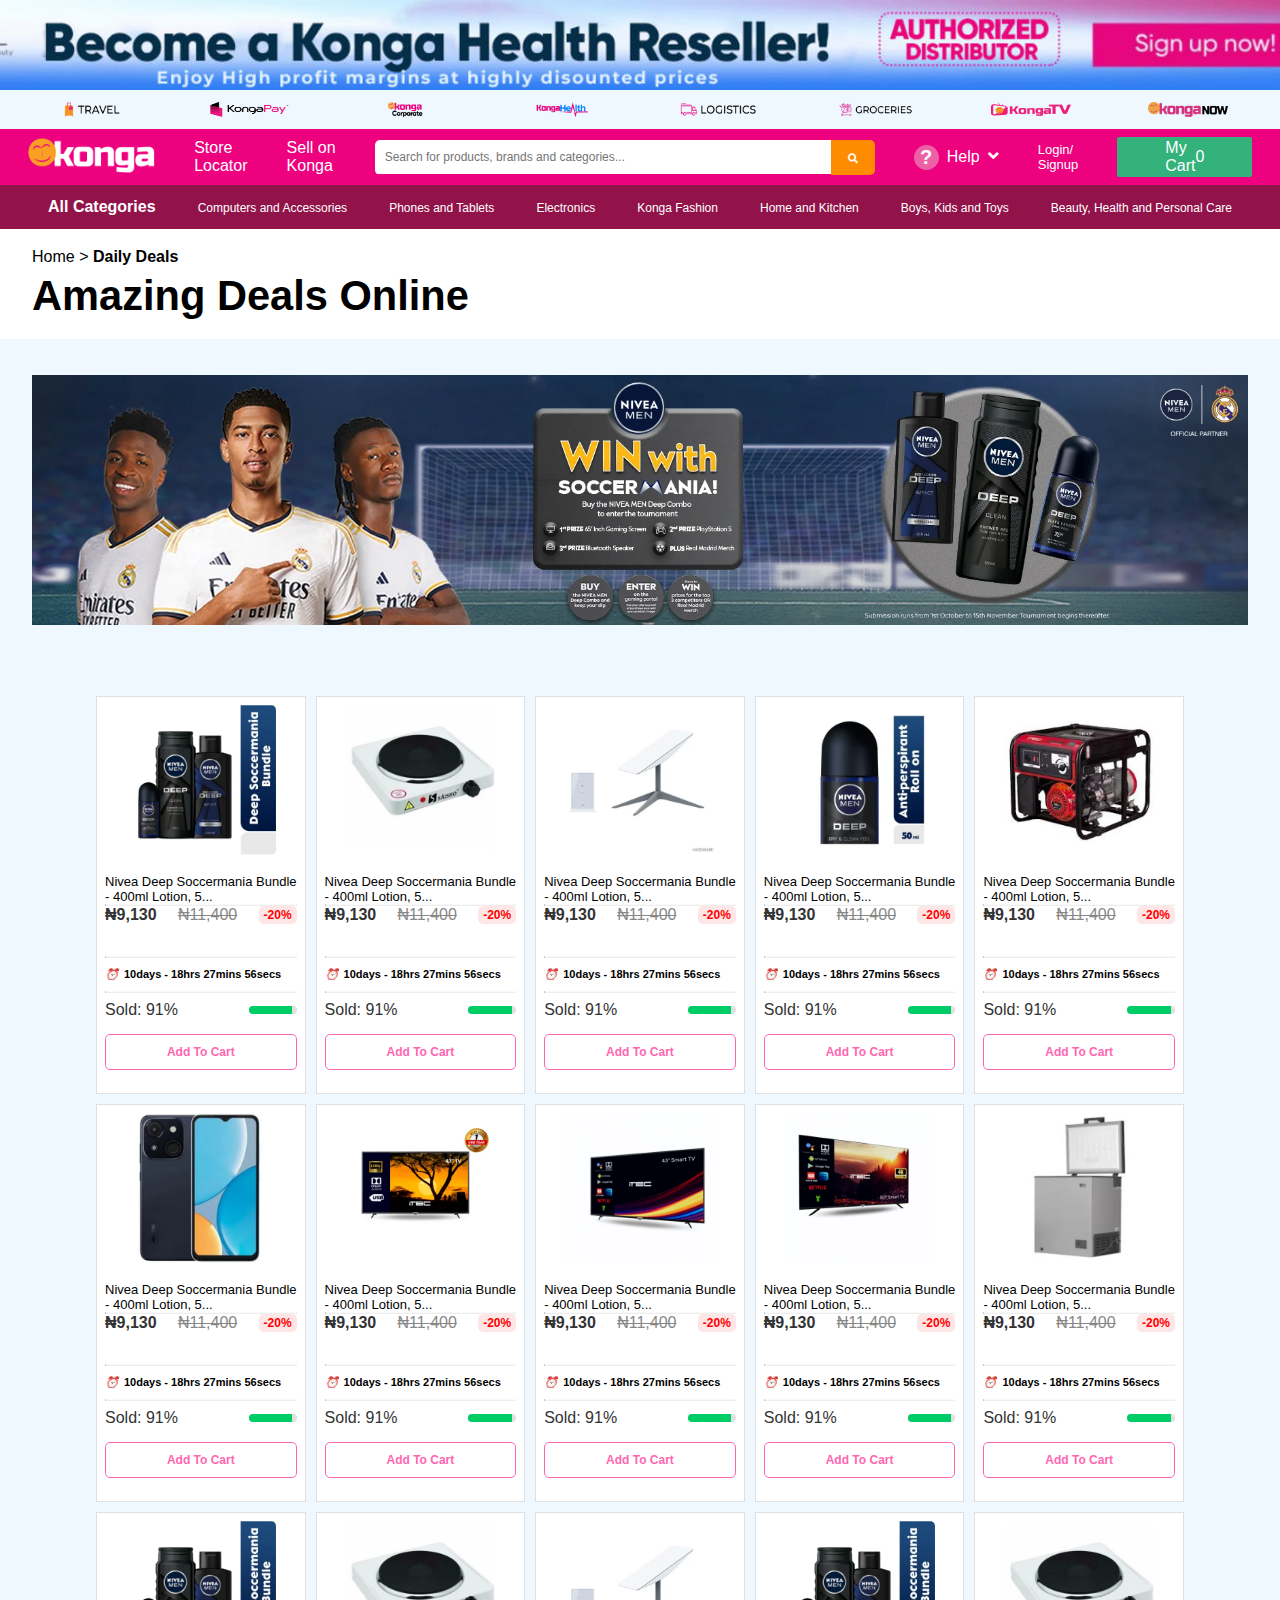
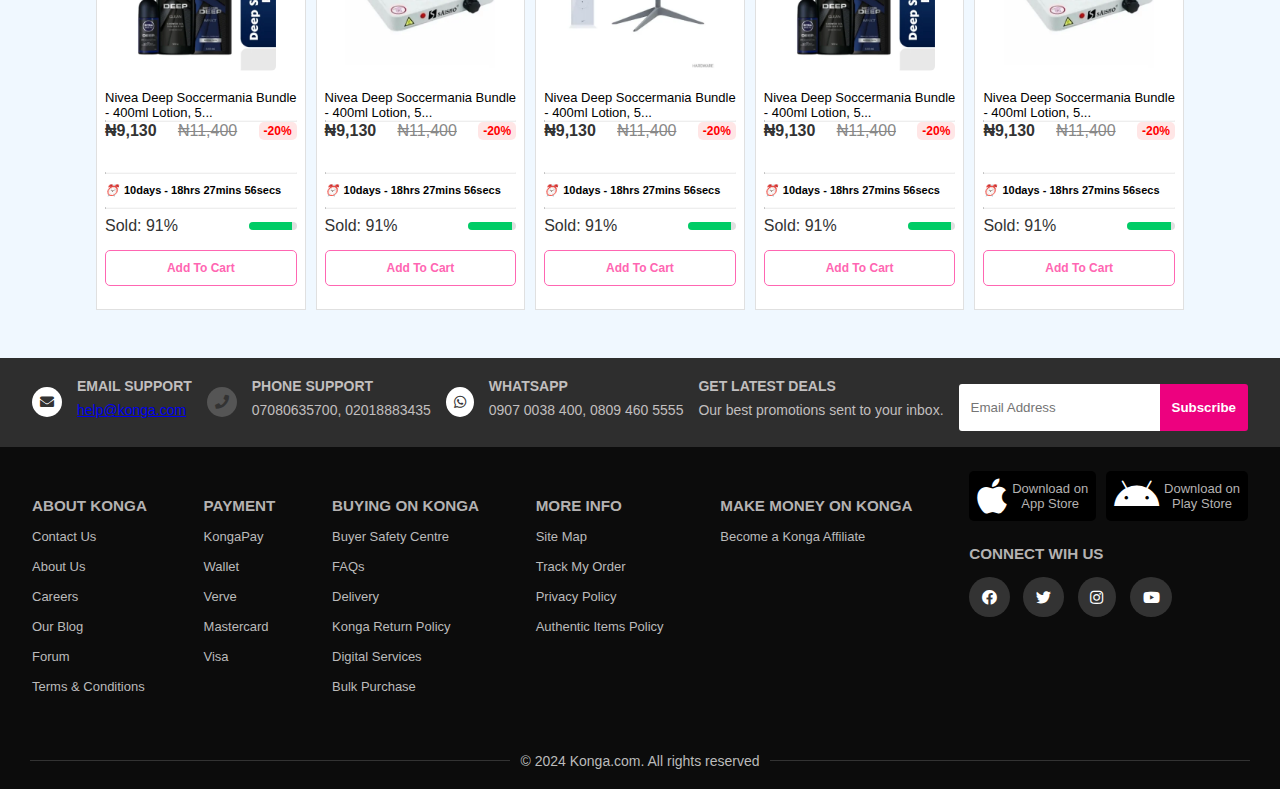
<file: konga clone/index.html>
<!DOCTYPE html>
<html lang="en">
  <head>
    <meta charset="UTF-8" />
    <meta name="viewport" content="width=device-width, initial-scale=1.0" />
    <link
      href="https://cdnjs.cloudflare.com/ajax/libs/font-awesome/5.15.4/css/all.min.css"
      rel="stylesheet"
    />

    <link rel="stylesheet" type="text/css" href="index.css" />
    <title>Konga clone</title>
  </head>
  <body>
    <div class="mobile-nav">
      <div class="first">
        <div>
          <i
            class="fa fa-arrow-left"
            style="font-size: 20px; display: block; margin-right: 1rem"
          ></i>
        </div>
        <div><img src="images/logo-alternate.webp" /></div>
      </div>

      <div class="second">
        <div><i class="fa fa-store" style="margin-right: 1rem"></i></div>
        <div><i class="fas fa-shopping-cart"></i></div>
      </div>
    </div>
    <header>
      <div class="banner-img"></div>
      <div class="logos">
        <img src="images/k_travels2.webp" />
        <img src="images/konga_pay.webp" />
        <img src="images/new_konga_drinks.webp" />
        <img src="images/konga_health.webp" />
        <img src="images/k_express2.webp" />
        <img src="images/new_konga_groceries.webp" />
        <img src="images/kongaTV.webp" />
        <img src="images/KongaNow.webp" />
      </div>
      <div class="pink_nav_bar">
        <div class="konga__logo">
          <img src="images/logo.png" />
        </div>
        <a href="#" class="pink__a"
          >Store<br />
          Locator</a
        >
        <a href="#" class="pink__a"
          >Sell on<br />
          Konga</a
        >
        <div class="search-bar">
          <input
            type="text"
            class="search-input"
            placeholder="Search for products, brands and categories..."
          />
          <button class="search-button">
            <i class="fas fa-search" aria-hidden="true"></i>
          </button>
        </div>
        <!--the question mark in circle start-->
        <div class="next">
          <div class="icon-circle">?</div>
          <div class="help">Help</div>
          <div class="ve"><i class="fa fa-angle-down"></i></div>
        </div>

        <a href="#" class="login_signup"
          >Login/<br />
          Signup</a
        >
        <div class="green_btn">
          <!-- <img src="" /> -->
          <div>My<br />Cart</div>
          <div class="cart__zero">0</div>
        </div>
      </div>
      <div class="last__nav">
        <div><b>All Categories</b></div>
        <div><a href="#">Computers and Accessories</a></div>
        <div><a href="#">Phones and Tablets</a></div>
        <div><a href="#">Electronics</a></div>
        <div><a href="#">Konga Fashion</a></div>
        <div><a href="#">Home and Kitchen</a></div>
        <div><a href="#">Boys, Kids and Toys</a></div>
        <div><a href="#">Beauty, Health and Personal Care</a></div>
      </div>
    </header>

    <div class="section">
      <div class="section_div_1">Home > <b>Daily Deals</b></div>
      <div class="section_h1"><h1>Amazing Deals Online</h1></div>
    </div>

    <div class="center__image"><img src="images/center-image-1.webp" /></div>

    <!--product card begin-->
    <div class="grid_parent">
      <div class="product-card">
        <!-- Product Image and Badge -->
        <div class="product-image">
          <img src="./images/img2.webp" alt="Product Image" />
        </div>

        <!-- Product Details -->
        <div class="product-title">
          Nivea Deep Soccermania Bundle - 400ml Lotion, 5...
        </div>
        <hr />

        <div class="price-section">
          <span class="price">₦9,130</span>
          <span class="original-price">₦11,400</span>
          <span class="discount">-20%</span>
        </div>
        <hr />
        <!-- Timer -->
        <div class="timer">
          <i>&#9200;</i>
          <!-- Unicode clock icon -->
          10days - 18hrs 27mins 56secs
        </div>
        <hr />
        <!-- Sold Progress -->
        <div class="sold_progress_bar">
          <div class="sold_by">Sold: 91%</div>
          <div class="progress">
            <div class="progress-bar"></div>
          </div>
        </div>

        <!-- Add to Cart Button -->
        <div class="add-to-cart">Add To Cart</div>
      </div>
      <div class="product-card">
        <!-- Product Image and Badge -->
        <div class="product-image">
          <img src="./images/hot-plate.webp" alt="Product Image" />
        </div>

        <!-- Product Details -->
        <div class="product-title">
          Nivea Deep Soccermania Bundle - 400ml Lotion, 5...
        </div>
        <hr />

        <div class="price-section">
          <span class="price">₦9,130</span>
          <span class="original-price">₦11,400</span>
          <span class="discount">-20%</span>
        </div>
        <hr />
        <!-- Timer -->
        <div class="timer">
          <i>&#9200;</i>
          <!-- Unicode clock icon -->
          10days - 18hrs 27mins 56secs
        </div>
        <hr />
        <!-- Sold Progress -->
        <div class="sold_progress_bar">
          <div class="sold_by">Sold: 91%</div>
          <div class="progress">
            <div class="progress-bar"></div>
          </div>
        </div>

        <!-- Add to Cart Button -->
        <div class="add-to-cart">Add To Cart</div>
      </div>
      <div class="product-card">
        <!-- Product Image and Badge -->
        <div class="product-image">
          <img src="./images/img1.webp" alt="Product Image" />
        </div>

        <!-- Product Details -->
        <div class="product-title">
          Nivea Deep Soccermania Bundle - 400ml Lotion, 5...
        </div>
        <hr />

        <div class="price-section">
          <span class="price">₦9,130</span>
          <span class="original-price">₦11,400</span>
          <span class="discount">-20%</span>
        </div>
        <hr />
        <!-- Timer -->
        <div class="timer">
          <i>&#9200;</i>
          <!-- Unicode clock icon -->
          10days - 18hrs 27mins 56secs
        </div>
        <hr />
        <!-- Sold Progress -->
        <div class="sold_progress_bar">
          <div class="sold_by">Sold: 91%</div>
          <div class="progress">
            <div class="progress-bar"></div>
          </div>
        </div>

        <!-- Add to Cart Button -->
        <div class="add-to-cart">Add To Cart</div>
      </div>
      <div class="product-card">
        <!-- Product Image and Badge -->
        <div class="product-image">
          <img
            src="./images/img3.webp
          "
            alt="Product Image"
          />
        </div>

        <!-- Product Details -->
        <div class="product-title">
          Nivea Deep Soccermania Bundle - 400ml Lotion, 5...
        </div>
        <hr />

        <div class="price-section">
          <span class="price">₦9,130</span>
          <span class="original-price">₦11,400</span>
          <span class="discount">-20%</span>
        </div>
        <hr />
        <!-- Timer -->
        <div class="timer">
          <i>&#9200;</i>
          <!-- Unicode clock icon -->
          10days - 18hrs 27mins 56secs
        </div>
        <hr />
        <!-- Sold Progress -->
        <div class="sold_progress_bar">
          <div class="sold_by">Sold: 91%</div>
          <div class="progress">
            <div class="progress-bar"></div>
          </div>
        </div>

        <!-- Add to Cart Button -->
        <div class="add-to-cart">Add To Cart</div>
      </div>
      <div class="product-card">
        <!-- Product Image and Badge -->
        <div class="product-image">
          <img src="./images/electric-gen.webp" alt="Product Image" />
        </div>

        <!-- Product Details -->
        <div class="product-title">
          Nivea Deep Soccermania Bundle - 400ml Lotion, 5...
        </div>
        <hr />

        <div class="price-section">
          <span class="price">₦9,130</span>
          <span class="original-price">₦11,400</span>
          <span class="discount">-20%</span>
        </div>
        <hr />
        <!-- Timer -->
        <div class="timer">
          <i>&#9200;</i>
          <!-- Unicode clock icon -->
          10days - 18hrs 27mins 56secs
        </div>
        <hr />
        <!-- Sold Progress -->
        <div class="sold_progress_bar">
          <div class="sold_by">Sold: 91%</div>
          <div class="progress">
            <div class="progress-bar"></div>
          </div>
        </div>

        <!-- Add to Cart Button -->
        <div class="add-to-cart">Add To Cart</div>
      </div>
      <div class="product-card">
        <!-- Product Image and Badge -->
        <div class="product-image">
          <img src="./images/itel.webp" alt="Product Image" />
        </div>

        <!-- Product Details -->
        <div class="product-title">
          Nivea Deep Soccermania Bundle - 400ml Lotion, 5...
        </div>
        <hr />

        <div class="price-section">
          <span class="price">₦9,130</span>
          <span class="original-price">₦11,400</span>
          <span class="discount">-20%</span>
        </div>
        <hr />
        <!-- Timer -->
        <div class="timer">
          <i>&#9200;</i>
          <!-- Unicode clock icon -->
          10days - 18hrs 27mins 56secs
        </div>
        <hr />
        <!-- Sold Progress -->
        <div class="sold_progress_bar">
          <div class="sold_by">Sold: 91%</div>
          <div class="progress">
            <div class="progress-bar"></div>
          </div>
        </div>

        <!-- Add to Cart Button -->
        <div class="add-to-cart">Add To Cart</div>
      </div>
      <div class="product-card">
        <!-- Product Image and Badge -->
        <div class="product-image">
          <img src="./images/led tv.webp" alt="Product Image" />
        </div>

        <!-- Product Details -->
        <div class="product-title">
          Nivea Deep Soccermania Bundle - 400ml Lotion, 5...
        </div>
        <hr />

        <div class="price-section">
          <span class="price">₦9,130</span>
          <span class="original-price">₦11,400</span>
          <span class="discount">-20%</span>
        </div>
        <hr />
        <!-- Timer -->
        <div class="timer">
          <i>&#9200;</i>
          <!-- Unicode clock icon -->
          10days - 18hrs 27mins 56secs
        </div>
        <hr />
        <!-- Sold Progress -->
        <div class="sold_progress_bar">
          <div class="sold_by">Sold: 91%</div>
          <div class="progress">
            <div class="progress-bar"></div>
          </div>
        </div>

        <!-- Add to Cart Button -->
        <div class="add-to-cart">Add To Cart</div>
      </div>
      <div class="product-card">
        <!-- Product Image and Badge -->
        <div class="product-image">
          <img src="./images/led-tv-2.webp" alt="Product Image" />
        </div>

        <!-- Product Details -->
        <div class="product-title">
          Nivea Deep Soccermania Bundle - 400ml Lotion, 5...
        </div>
        <hr />

        <div class="price-section">
          <span class="price">₦9,130</span>
          <span class="original-price">₦11,400</span>
          <span class="discount">-20%</span>
        </div>
        <hr />
        <!-- Timer -->
        <div class="timer">
          <i>&#9200;</i>
          <!-- Unicode clock icon -->
          10days - 18hrs 27mins 56secs
        </div>
        <hr />
        <!-- Sold Progress -->
        <div class="sold_progress_bar">
          <div class="sold_by">Sold: 91%</div>
          <div class="progress">
            <div class="progress-bar"></div>
          </div>
        </div>

        <!-- Add to Cart Button -->
        <div class="add-to-cart">Add To Cart</div>
      </div>
      <div class="product-card">
        <!-- Product Image and Badge -->
        <div class="product-image">
          <img src="./images/led-tv-3.webp" alt="Product Image" />
        </div>

        <!-- Product Details -->
        <div class="product-title">
          Nivea Deep Soccermania Bundle - 400ml Lotion, 5...
        </div>
        <hr />

        <div class="price-section">
          <span class="price">₦9,130</span>
          <span class="original-price">₦11,400</span>
          <span class="discount">-20%</span>
        </div>
        <hr />
        <!-- Timer -->
        <div class="timer">
          <i>&#9200;</i>
          <!-- Unicode clock icon -->
          10days - 18hrs 27mins 56secs
        </div>
        <hr />
        <!-- Sold Progress -->
        <div class="sold_progress_bar">
          <div class="sold_by">Sold: 91%</div>
          <div class="progress">
            <div class="progress-bar"></div>
          </div>
        </div>

        <!-- Add to Cart Button -->
        <div class="add-to-cart">Add To Cart</div>
      </div>
      <div class="product-card">
        <!-- Product Image and Badge -->
        <div class="product-image">
          <img src="./images/nexus-chest.webp" alt="Product Image" />
        </div>

        <!-- Product Details -->
        <div class="product-title">
          Nivea Deep Soccermania Bundle - 400ml Lotion, 5...
        </div>
        <hr />

        <div class="price-section">
          <span class="price">₦9,130</span>
          <span class="original-price">₦11,400</span>
          <span class="discount">-20%</span>
        </div>
        <hr />
        <!-- Timer -->
        <div class="timer">
          <i>&#9200;</i>
          <!-- Unicode clock icon -->
          10days - 18hrs 27mins 56secs
        </div>
        <hr />
        <!-- Sold Progress -->
        <div class="sold_progress_bar">
          <div class="sold_by">Sold: 91%</div>
          <div class="progress">
            <div class="progress-bar"></div>
          </div>
        </div>

        <!-- Add to Cart Button -->
        <div class="add-to-cart">Add To Cart</div>
      </div>

      <div class="product-card">
        <!-- Product Image and Badge -->
        <div class="product-image">
          <img src="./images/img2.webp" alt="Product Image" />
        </div>

        <!-- Product Details -->
        <div class="product-title">
          Nivea Deep Soccermania Bundle - 400ml Lotion, 5...
        </div>
        <hr />

        <div class="price-section">
          <span class="price">₦9,130</span>
          <span class="original-price">₦11,400</span>
          <span class="discount">-20%</span>
        </div>
        <hr />
        <!-- Timer -->
        <div class="timer">
          <i>&#9200;</i>
          <!-- Unicode clock icon -->
          10days - 18hrs 27mins 56secs
        </div>
        <hr />
        <!-- Sold Progress -->
        <div class="sold_progress_bar">
          <div class="sold_by">Sold: 91%</div>
          <div class="progress">
            <div class="progress-bar"></div>
          </div>
        </div>

        <!-- Add to Cart Button -->
        <div class="add-to-cart">Add To Cart</div>
      </div>
      <div class="product-card">
        <!-- Product Image and Badge -->
        <div class="product-image">
          <img src="./images/hot-plate.webp" alt="Product Image" />
        </div>

        <!-- Product Details -->
        <div class="product-title">
          Nivea Deep Soccermania Bundle - 400ml Lotion, 5...
        </div>
        <hr />

        <div class="price-section">
          <span class="price">₦9,130</span>
          <span class="original-price">₦11,400</span>
          <span class="discount">-20%</span>
        </div>
        <hr />
        <!-- Timer -->
        <div class="timer">
          <i>&#9200;</i>
          <!-- Unicode clock icon -->
          10days - 18hrs 27mins 56secs
        </div>
        <hr />
        <!-- Sold Progress -->
        <div class="sold_progress_bar">
          <div class="sold_by">Sold: 91%</div>
          <div class="progress">
            <div class="progress-bar"></div>
          </div>
        </div>

        <!-- Add to Cart Button -->
        <div class="add-to-cart">Add To Cart</div>
      </div>
      <div class="product-card">
        <!-- Product Image and Badge -->
        <div class="product-image">
          <img src="./images/img1.webp" alt="Product Image" />
        </div>

        <!-- Product Details -->
        <div class="product-title">
          Nivea Deep Soccermania Bundle - 400ml Lotion, 5...
        </div>
        <hr />

        <div class="price-section">
          <span class="price">₦9,130</span>
          <span class="original-price">₦11,400</span>
          <span class="discount">-20%</span>
        </div>
        <hr />
        <!-- Timer -->
        <div class="timer">
          <i>&#9200;</i>
          <!-- Unicode clock icon -->
          10days - 18hrs 27mins 56secs
        </div>
        <hr />
        <!-- Sold Progress -->
        <div class="sold_progress_bar">
          <div class="sold_by">Sold: 91%</div>
          <div class="progress">
            <div class="progress-bar"></div>
          </div>
        </div>

        <!-- Add to Cart Button -->
        <div class="add-to-cart">Add To Cart</div>
      </div>
      <div class="product-card">
        <!-- Product Image and Badge -->
        <div class="product-image">
          <img src="./images/img2.webp" alt="Product Image" />
        </div>

        <!-- Product Details -->
        <div class="product-title">
          Nivea Deep Soccermania Bundle - 400ml Lotion, 5...
        </div>
        <hr />

        <div class="price-section">
          <span class="price">₦9,130</span>
          <span class="original-price">₦11,400</span>
          <span class="discount">-20%</span>
        </div>
        <hr />
        <!-- Timer -->
        <div class="timer">
          <i>&#9200;</i>
          <!-- Unicode clock icon -->
          10days - 18hrs 27mins 56secs
        </div>
        <hr />
        <!-- Sold Progress -->
        <div class="sold_progress_bar">
          <div class="sold_by">Sold: 91%</div>
          <div class="progress">
            <div class="progress-bar"></div>
          </div>
        </div>

        <!-- Add to Cart Button -->
        <div class="add-to-cart">Add To Cart</div>
      </div>
      <div class="product-card">
        <!-- Product Image and Badge -->
        <div class="product-image">
          <img src="./images/hot-plate.webp" alt="Product Image" />
        </div>

        <!-- Product Details -->
        <div class="product-title">
          Nivea Deep Soccermania Bundle - 400ml Lotion, 5...
        </div>
        <hr />

        <div class="price-section">
          <span class="price">₦9,130</span>
          <span class="original-price">₦11,400</span>
          <span class="discount">-20%</span>
        </div>
        <hr />
        <!-- Timer -->
        <div class="timer">
          <i>&#9200;</i>
          <!-- Unicode clock icon -->
          10days - 18hrs 27mins 56secs
        </div>
        <hr />
        <!-- Sold Progress -->
        <div class="sold_progress_bar">
          <div class="sold_by">Sold: 91%</div>
          <div class="progress">
            <div class="progress-bar"></div>
          </div>
        </div>

        <!-- Add to Cart Button -->
        <div class="add-to-cart">Add To Cart</div>
      </div>
    </div>
    <footer>
      <div class="top_footer-parent">
        <div class="top_footer">
          <div class="messaging-icon">
            <i class="fa fa-envelope" aria-hidden="true"></i>
          </div>
          <div class="email-support">
            <p><b>EMAIL SUPPORT</b></p>
            <p><a href="mailto:help@konga.com">help@konga.com</a></p>
          </div>
          <div class="phone-icon">
            <i class="fa fa-phone" aria-hidden="true"></i>
          </div>
          <div class="phone-support">
            <p><b>PHONE SUPPORT</b></p>
            <p>07080635700, 02018883435</p>
          </div>
          <div class="whatsapp-icon">
            <i class="fab fa-whatsapp" aria-hidden="true"></i>
          </div>
          <div class="whatsapp">
            <p><b>WHATSAPP</b></p>
            <p>0907 0038 400, 0809 460 5555</p>
          </div>
          <div class="get-latest">
            <p><b>GET LATEST DEALS</b></p>
            <p>Our best promotions sent to your inbox.</p>
          </div>
          <div class="subscribe">
            <form action="#">
              <input type="email" placeholder="Email Address" />
              <button type="submit">Subscribe</button>
            </form>
          </div>
        </div>
      </div>

      <div class="second-footer">
        <div class="flex-parent">
          <div class="footer-column">
            <h3>ABOUT KONGA</h3>
            <ul>
              <li><a href="#">Contact Us</a></li>
              <li><a href="#">About Us</a></li>
              <li><a href="#">Careers</a></li>
              <li><a href="#">Our Blog</a></li>
              <li><a href="#">Forum</a></li>
              <li><a href="#">Terms & Conditions</a></li>
            </ul>
          </div>

          <div class="footer-column">
            <h3>PAYMENT</h3>
            <ul>
              <li><a href="#">KongaPay</a></li>
              <li><a href="#">Wallet</a></li>
              <li><a href="#">Verve</a></li>
              <li><a href="#">Mastercard</a></li>
              <li><a href="#">Visa</a></li>
            </ul>
          </div>
          <div class="footer-column">
            <h3>BUYING ON KONGA</h3>
            <ul>
              <li><a href="#">Buyer Safety Centre</a></li>
              <li><a href="#">FAQs</a></li>
              <li><a href="#">Delivery</a></li>
              <li><a href="#">Konga Return Policy</a></li>
              <li><a href="#">Digital Services</a></li>
              <li><a href="#">Bulk Purchase</a></li>
            </ul>
          </div>
          <div class="footer-column">
            <h3>MORE INFO</h3>
            <ul>
              <li><a href="#">Site Map</a></li>
              <li><a href="#">Track My Order</a></li>
              <li><a href="#">Privacy Policy</a></li>
              <li><a href="#">Authentic Items Policy</a></li>
            </ul>
          </div>

          <div class="footer-column">
            <h3>MAKE MONEY ON KONGA</h3>
            <ul>
              <li><a href="#">Become a Konga Affiliate</a></li>
            </ul>
          </div>
          <div class="footer-column">
            <div class="download-div">
              <div class="download">
                <div><i class="fab fa-apple" aria-hidden="true"></i></div>
                <div class="text">Download on<br />App Store</div>
              </div>

              <div class="download">
                <div><i class="fab fa-android" aria-hidden="true"></i></div>
                <div class="text">Download on<br />Play Store</div>
              </div>
            </div>

            <div class="social-media">
              <h3 class="social-h3">CONNECT WIH US</h3>
              <a href="#"
                ><i class="fab fa-facebook social-icon" aria-hidden="true"></i
              ></a>
              <a href="#"
                ><i class="fab fa-twitter social-icon" aria-hidden="true"></i
              ></a>
              <a href="#"
                ><i class="fab fa-instagram social-icon" aria-hidden="true"></i
              ></a>
              <a href="#"
                ><i class="fab fa-youtube social-icon" aria-hidden="true"></i
              ></a>
            </div>
          </div>
        </div>

        <div class="footer-divider">
          <div class="footer-line"></div>
          <p class="footer-text">&copy; 2024 Konga.com. All rights reserved</p>
          <div class="footer-line"></div>
        </div>
      </div>
    </footer>
  </body>
</html>
</file>
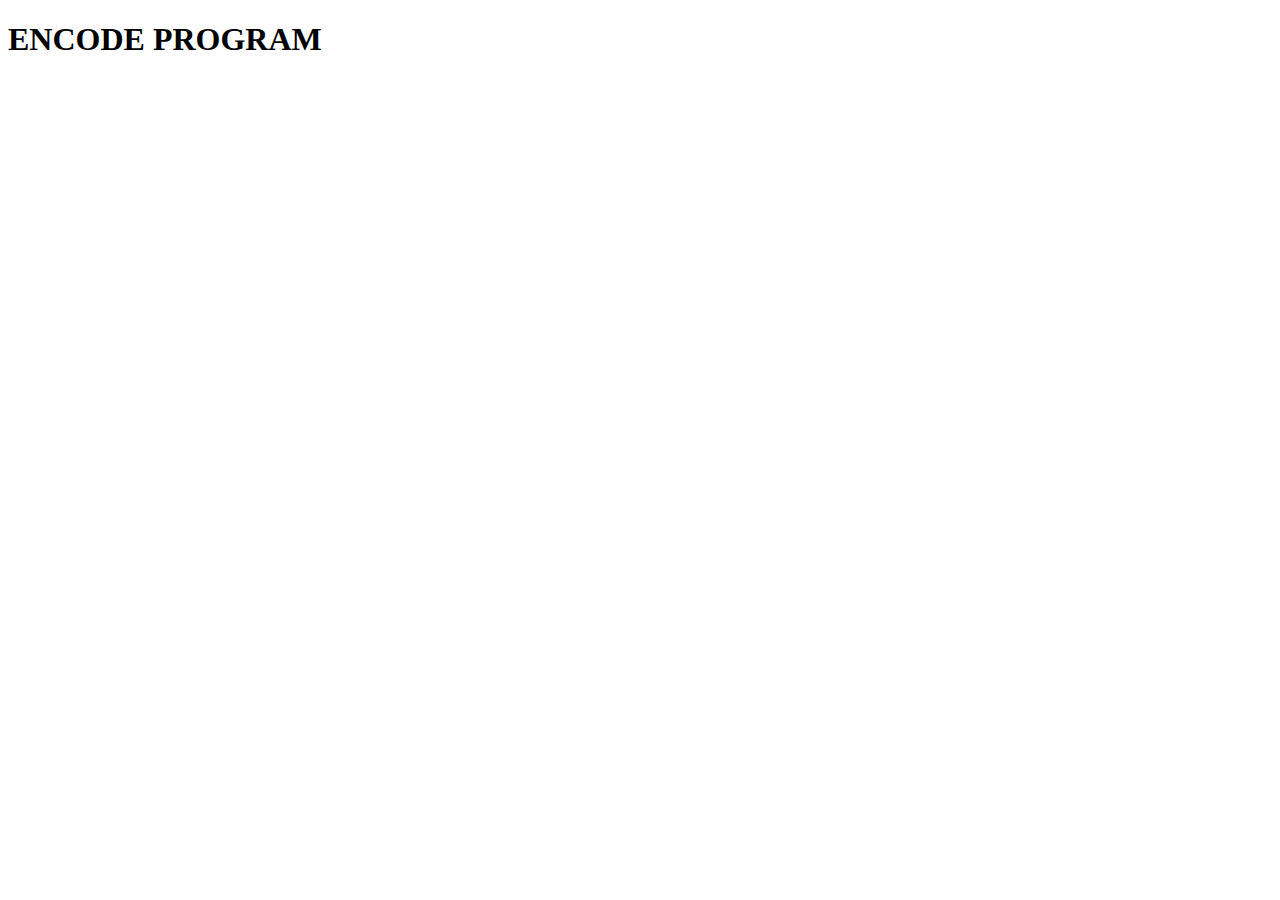
<file: decode program/encode.html>
<!DOCTYPE html>
<html lang="en">
  <head>
    <meta charset="UTF-8" />
    <meta name="viewport" content="width=device-width, initial-scale=1.0" />
    <title>Document</title>
  </head>
  <body>
    <script src="encode.js"></script>
    <h1>ENCODE PROGRAM</h1>
  </body>
</html>
</file>
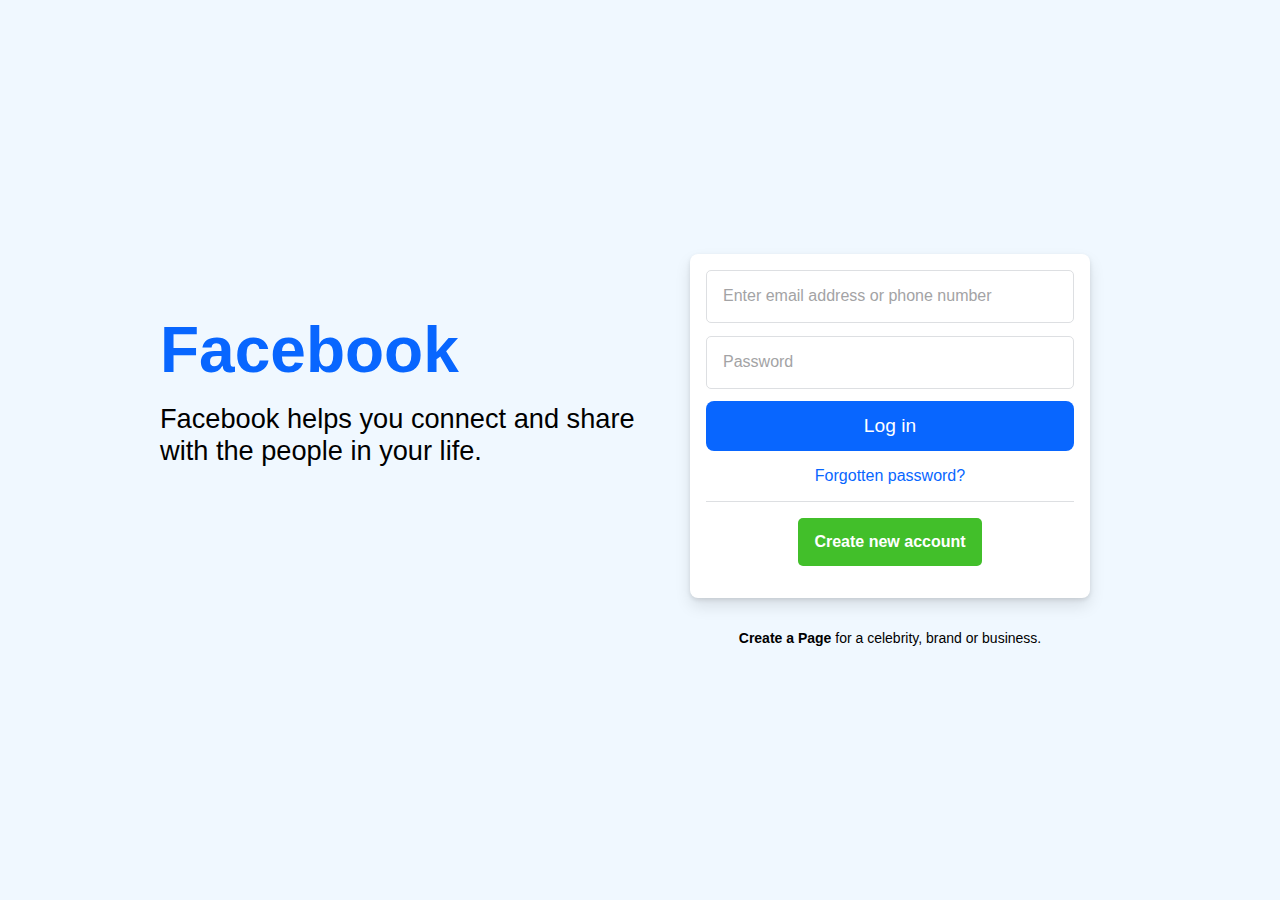
<file: facebook login page/login-page.html>
<!DOCTYPE html>
<html lang="en">
  <head>
    <meta charset="UTF-8" />
    <meta name="viewport" content="width=device-width, initial-scale=1.0" />
    <link rel="stylesheet" type="text/css" href="login.css" />
    <title>Document</title>
  </head>
  <body>
    <div class="container">
      <div class="wrapper_1">
        <h1>Facebook</h1>
        <p>
          Facebook helps you connect and share with the people in your life.
        </p>
      </div>

      <div class="wrapper_2">
        <div class="form_container">
          <form>
            <div>
              <input
                type="text"
                name="text1"
                placeholder="Enter email address or phone number"
              />
            </div>
            <div><input type="text" name="text2" placeholder="Password" /></div>

            <div class="login"><a href="#">Log in </a></div>
            <div class="f_password"><a href="#">Forgotten password?</a></div>
            <hr class="hr" />
            <div class="create_acct"><a href="#">Create new account</a></div>
          </form>
        </div>

        <div class="last__text">
          <a href="#"><b>Create a Page</b></a> for a celebrity, brand or
          business.
        </div>
      </div>
    </div>
  </body>
</html>
</file>
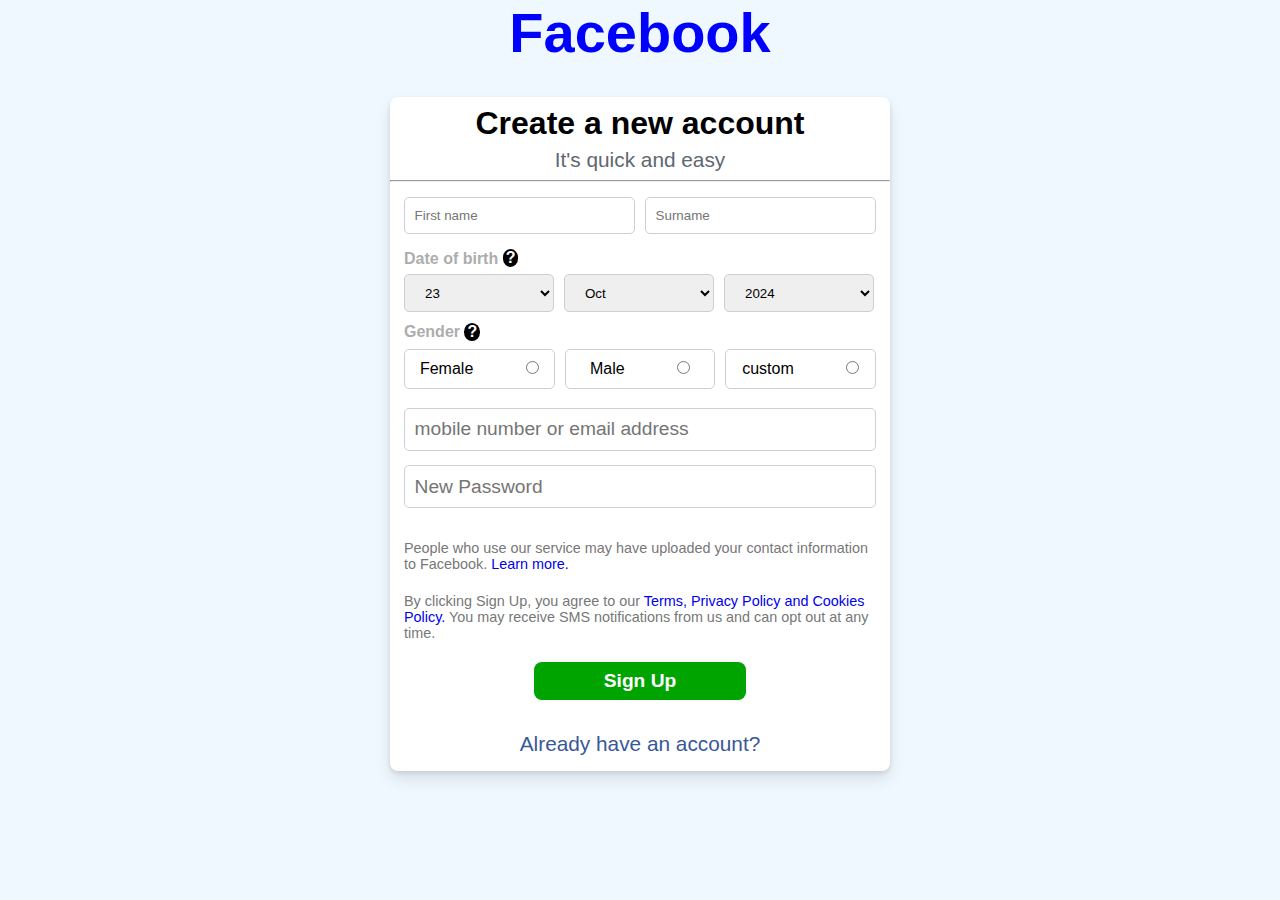
<file: facebook signup page/facebook.html>
<!DOCTYPE html>
<html lang="en">
  <head>
    <meta charset="UTF-8" />
    <meta name="viewport" content="width=device-width, initial-scale=1.0" />
    <link rel="stylesheet" text="text/css" href="signup.css" />
    <title>Document</title>
  </head>
  <body>
    <h1>Facebook</h1>

    <div class="form-container">
      <div class="account_create_div">
        <h2><b>Create a new account</b></h2>
        <span>It's quick and easy</span>
      </div>

      <div><hr class="ash-rule" /></div>

      <form>
        <div class="form__input">
          <input type="text" placeholder="First name" />
          <input type="text" placeholder="Surname" />
        </div>

        <div class="dob">
          <div class="dob__text">Date of birth <span>?</span></div>
          <div class="dob__div">
            <label for="day">
              <select name="day" id="day">
                <option value="23">23</option>
                <option value="24">24</option>
                <option value="25">25</option>
              </select>
            </label>
            <label for="month">
              <select name="month" id="month">
                <option value="Oct">Oct</option>
                <option value="Nov">Nov</option>
                <option value="Dec">Dec</option>
              </select>
            </label>
            <label for="year">
              <select name="year" id="year">
                <option value="2024">2024</option>
                <option value="2025">2025</option>
                <option value="2026">2026</option>
              </select>
            </label>
          </div>
        </div>

        <div class="gender">
          <div class="gender__text">Gender <span>?</span></div>
          <div class="gender__div">
            <label for="female"
              >Female
              <input type="radio" id="female" class="radio" name="female" />
            </label>

            <label for="Male"
              >Male
              <input type="radio" id="male" name="male" />
            </label>

            <label for="Custom"
              >custom
              <input type="radio" id="custom" name="custom" />
            </label>
          </div>
        </div>

        <div class="full_width_input">
          <input
            type="text"
            id="mobile number"
            name="mobile"
            placeholder="mobile number or email address"
          />
        </div>
        <div class="full_width_input break">
          <input
            type="text"
            id="new password"
            name="new password"
            placeholder="New Password"
          />
        </div>
        <p class="last_text_1">
          People who use our service may have uploaded your contact information
          to Facebook. <a href="#">Learn more.</a>
        </p>
        <p class="last_text_2">
          By clicking Sign Up, you agree to our
          <a href="#">Terms, Privacy Policy and Cookies Policy.</a> You may
          receive SMS notifications from us and can opt out at any time.
        </p>
        <div class="sign-up-btn">
          <a href="#">Sign Up</a>
        </div>
        <p class="already_have_account">
          <a href="#">Already have an account?</a>
        </p>
      </form>
    </div>
  </body>
</html>
</file>
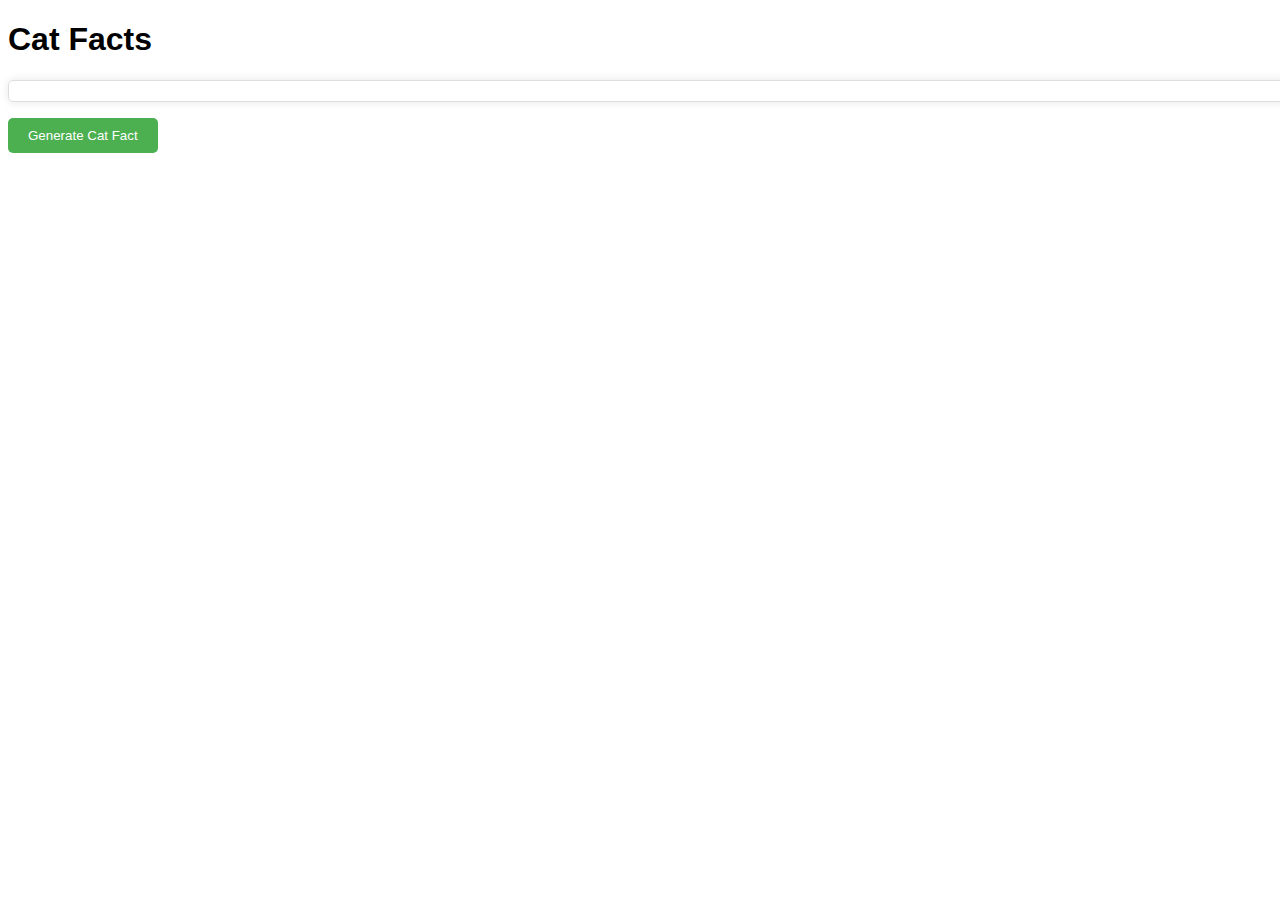
<file: fetch data/data.html>
<!DOCTYPE html>
<html lang="en">
  <head>
    <meta charset="UTF-8" />
    <meta name="viewport" content="width=device-width, initial-scale=1.0" />
    <title>Cat Facts</title>
    <link rel="stylesheet" href="data.css" type="text/css">
  </head>
</head>
<body>
  <h1>Cat Facts</h1>
  
  <div class="fact" id="fact"></div>

  <button id="generate-fact-btn">Generate Cat Fact</button>
  <script src="data.js"></script>
</body>
</html>
</file>
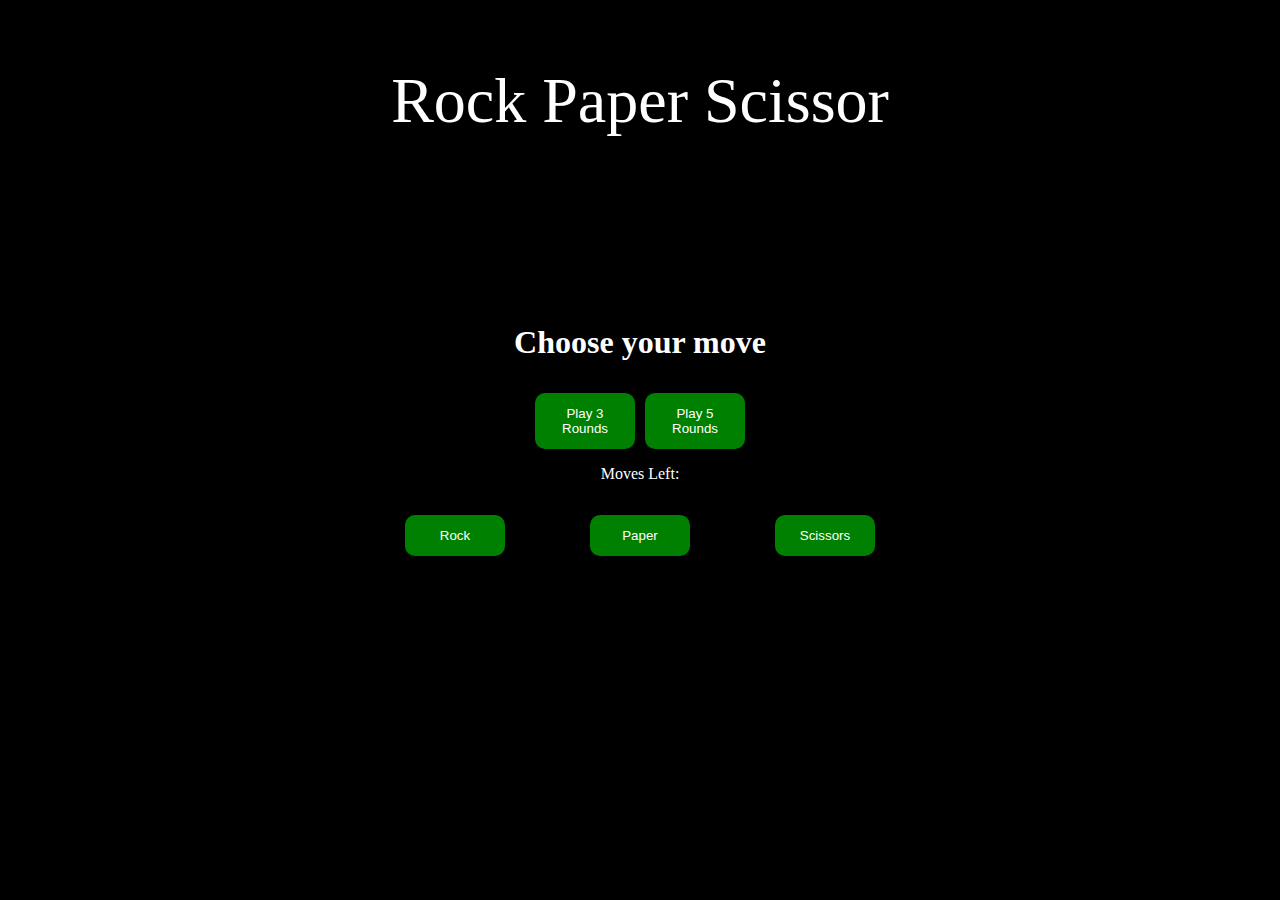
<file: rock, paper, scissors/rock-paper-scissors.html>
<!DOCTYPE html>
<html lang="en">
  <head>
    <meta charset="UTF-8" />
    <meta
      name="viewport"
      content="width=device-width, 
                   initial-scale=1.0"
    />
    <link rel="stylesheet" href="rock-paper-scissors.css" />
    <title>Rock Paper Scissor</title>
  </head>
  <body>
    <section class="game">
      <!--Title -->
      <div class="title">Rock Paper Scissor</div>

      <div class="move">Choose your move</div>

      <div class="btn-wrapper">
        <button id="three-rounds-btn">Play 3 Rounds</button>
        <button id="five-rounds-btn">Play 5 Rounds</button>
      </div>

      <!--Display Score of player and computer -->
      <div class="score">
        <div class="playerScore">
          <h2>Player</h2>
          <p class="p-count count">0</p>
        </div>
        <div class="computerScore">
          <h2>Computer</h2>
          <p class="c-count count">0</p>
        </div>
      </div>

      <!--Number of moves left before game ends -->
      <div class="movesleft">Moves Left:</div>

      <!--Options available to player to play game -->
      <div class="options">
        <button class="rock">Rock</button>
        <button class="paper">Paper</button>
        <button class="scissor">Scissors</button>
      </div>

      <!--Final result of game -->
      <div class="result"></div>

      <!--Reload the game -->
      <button class="reload"></button>
    </section>

    <script src="rock-paper.js"></script>
  </body>
</html>
</file>
<file: konga clone/index.css>
* {
  margin: 0;
  padding: 0;
  box-sizing: border-box;
  font-family: Helvetica Neue, -apple-system, BlinkMacSystemFont, Segoe UI,
    Roboto, Oxygen, Ubuntu, Cantarell, Fira Sans, Droid Sans, sans-serif;
}
body {
  background-color: aliceblue;
}

.banner-img {
  background-image: url(./images/1.jpg);
  background-size: cover;
  background-position: center;
  background-repeat: no-repeat;
  max-width: 100vw;
  height: 10vh;
}
.logos {
  display: flex;
  justify-content: space-around;
  align-items: center;
  max-width: 100%;
  padding: 12px 14px;
  margin: 0 auto;
}
.logos img {
  width: 80px;
  height: 15px;
}
.pink_nav_bar {
  display: flex;
  justify-content: space-around;
  align-items: center;
  background-color: #ed017f;
  padding: 0.5rem 0.5rem;
  width: 100%;
}
.pink_nav_bar a:hover {
  background-color: #fff;
  color: #92134a;
  padding: 0.3rem 1rem;
}
.last__nav a:hover {
  background-color: #fff;
  color: #92134a;
  padding: 0.5rem 0.5rem;
}
.konga__logo img {
  max-height: 2.1875rem;
  width: 7.96875rem;
}
img {
  height: auto;
  max-width: 100%;
}
.pink__a {
  color: #fff;
  text-decoration: none;
}
/* .nav__input {
  border-bottom-left-radius: 0.25rem;
  border-top-left-radius: 0.25rem;
  font-size: 0.75rem;
  outline: none;
  border: none;
  padding: 8px 10px;
  width: 35%;
  height: 100%;
} */

.search-bar {
  display: flex;
  align-items: center;
  width: 100%;
  max-width: 500px;
  /* background-color: #f0f;  */
  border-radius: 5px;
  overflow: hidden;
}

/* Input field styling */
.search-input {
  width: 100%;
  padding: 10px 10px;
  border: none;
  outline: none;
  font-size: 12px;
}
.fa-search {
  color: #fff;
  font-size: 10px;
}

/* Search button styling */
.search-button {
  background-color: #ff8c00;
  border: none;
  padding: 10px 17px;
  cursor: pointer;
}

.next {
  display: flex;
  align-items: center;
  justify-content: center;
}
.next:hover {
  background-color: #fff;
  color: #ec61a6;
  font-size: 10px;
  padding: 5px 5px;
}

.icon-circle {
  width: 25px;
  height: 25px;
  background-color: #ec61a6; /* Bright pink background color */
  border-radius: 50%; /* Makes it circular */
  display: flex;
  align-items: center;
  justify-content: center;
}

.icon-circle {
  font-size: 20px;
  color: white;
  font-weight: 800;
}
.help {
  color: #fff;
  margin-left: 0.5rem;
  /* font-size: 8px; */
  /* font-weight: bold; */
}
.ve {
  color: #fff;
  margin-left: 0.5rem;
  font-size: 17px;
}
.login_signup {
  color: #fff;
  text-decoration: none;
  font-size: 13px;
}
.green_btn {
  display: flex;
  justify-content: center;
  align-items: center;
  background-color: #33b27b;
  color: #fff;
  border-radius: 0.125rem;
  height: 2.5rem;
  padding: 1rem 3rem;
}
.last__nav {
  display: flex;
  justify-content: space-between;
  align-items: center;
  background-color: #92134a;
  color: #fff;
  padding: 0.8rem 3rem;
}
.last__nav a {
  color: #fff;
  text-decoration: none;
  font-size: 12px;
}
.section {
  background-color: #fff;
  padding: 1.2rem 2rem;
  margin: 0 auto;

  width: 100%;
}
.section_div_1 {
  margin-bottom: 0.4rem;
}
.section_h1 {
  font-size: 1.3rem;
}
.center__image {
  padding: 1.2rem 2rem;
  margin: 1rem auto;
  /* max-width: 80%; */
  width: 100%;
}
/* product card css style begins */
.grid_parent {
  display: grid;
  /* grid-template-columns: repeat(auto-fill, minmax(210px, 1fr)); */
  grid-template-columns: repeat(auto-fill, minmax(190px, 1fr));

  grid-gap: 10px;
  max-width: 85%;
  width: 100%;
  margin: 3rem auto;
}
.product-card {
  /* width: 230px; */
  width: 100%;
  border: 1px solid #e0e0e0;
  padding: 0.5rem 0.5rem;
  /* padding: 1rem 1rem; */
  /* border-radius: 10px; */
  font-family: Arial, sans-serif;
  color: #333;
  /* padding: 0.5rem 0.5rem; */
  background-color: #fff;
}

/* Product image styling */
.product-image {
  position: relative;
  text-align: center;
  margin-bottom: 15px;
}

.product-image img {
  width: 100%;
  max-width: 150px;
  object-fit: cover;
  height: 100%;
  border-radius: 5px;
}

/* Product title */
.product-title {
  font-size: 13px;
  color: #000;
  /* font-weight: bold; */
  /* margin: 3px 0; */
}

/* Price and discount styling */
.price {
  font-size: 16px;
  font-weight: bold;
  color: #333;
}
.price-section {
  display: flex;
  justify-content: space-between;
  align-items: center;
  margin-bottom: 2rem;
}

.original-price {
  text-decoration: line-through;
  color: #888;
  margin-left: 10px;
  font-size: 16px;
}

.discount {
  background-color: #ffe6e6;
  color: #ff0000;
  font-weight: bold;
  padding: 2px 5px;
  border-radius: 5px;
  font-size: 12px;
  margin-left: 10px;
}

/* Timer and progress styling */
.timer {
  display: flex;
  align-items: center;
  /* font-size: 13.1px; */
  font-weight: bold;
  font-size: 11px;
  color: #000;
  margin: 10px 0;
}

.timer i {
  margin-right: 5px;
}
.sold_progress_bar {
  display: flex;
  justify-content: space-between;
  align-items: center;
  margin-top: 0.5rem;
}

/* Progress bar */
.progress {
  width: 25%;
  background-color: #e0e0e0;
  border-radius: 5px;
  overflow: hidden;
  /* margin-top: 5px; */
  height: 8px;
}

.progress-bar {
  width: 91%; /* Change this to match the sold percentage */
  height: 100%;
  background-color: #00cc66;
}

/* Add to cart button */
.add-to-cart {
  text-align: center;
  padding: 10px 10px;
  border: 1px solid #ff66b2;
  color: #ff66b2;
  background-color: white;
  border-radius: 5px;
  font-size: 12px;
  font-weight: bold;
  cursor: pointer;
  transition: background-color 0.3s, color 0.3s;
  margin: 15px auto;
}

.add-to-cart:hover {
  background-color: #ff66b2;
  color: white;
}
hr {
  border-top: 1px solid #f9f9f9;
  outline: none;
}
/*mobile nav*/
.mobile-nav {
  display: none;
}

/*footer code below*/
footer {
  color: #b5b5b5;
  background-color: #0c0c0c;
}
.top_footer-parent {
  background-color: #2e2e2e;
  color: #c1bfbf;
  padding: 1rem 2rem;
  /* padding: 12px 12px; */
  width: 100%;
  margin: 0 auto;
}
.top_footer {
  width: 100%;
  display: flex;
  width: 100%;
  justify-content: space-between;
  align-items: center;
  margin: 0 auto;
  font-size: 14px;
}
.top_footer p {
  margin-bottom: 0.5rem;
}

.fa-envelope {
  border-radius: 50%;
  background-color: #fff;
  padding: 0.5rem;
  color: #333;
}
.fa-whatsapp {
  border-radius: 50%;
  background-color: #fff;
  padding: 0.5rem;
  color: #333;
}
.fa-phone {
  border-radius: 50%;
  background-color: #555;
  padding: 0.5rem;
  color: #333;
}
.subscribe form {
  display: flex;
  justify-content: center;
  align-items: center;
  margin-top: 10px;
}

.subscribe input[type="email"] {
  display: block;
  align-self: center;
  padding: 16px 12px;
  border: none;
  border-top-left-radius: 0.1875rem;
  border-bottom-left-radius: 0.1875rem;
  outline: none;
}

.subscribe button {
  background-color: #ed017f;
  color: white;
  border: none;
  padding: 16px 12px;
  border-top-right-radius: 3px;
  border-bottom-right-radius: 3px;
  cursor: pointer;
  font-weight: bold;
}
.top_footer p {
  vertical-align: middle;
}
.second-footer {
  width: 100%;
}
.flex-parent {
  display: flex;
  flex-wrap: wrap;
  gap: 10px;
  justify-content: space-between;
  width: 100%;
  align-items: center;
  padding: 1.5rem 2rem;
  color: #b4b2b2;
  /* margin: 0 auto 3rem auto; */
  margin: 0 auto;
}
.footer-column {
  align-self: baseline;
  font-size: 13px;
}
.footer-column h3 {
  margin-bottom: 15px;
}

.footer-column ul {
  list-style: none;
  padding: 0;
}

.footer-column ul li {
  margin-bottom: 15px;
}

.footer-column ul li a {
  color: #bbb;
  text-decoration: none;
  /* font-size: 11px; */
  font-family: Arial, Helvetica, sans-serif;
}

.footer-column ul li a:hover {
  color: #fff;
}
.download-div {
  display: flex;
  justify-content: center;
  align-items: center;
  gap: 10px;
}
.download {
  display: flex;
  gap: 5px;
  align-items: center;
  background-color: #000;
  color: #b4b2b2;
  padding: 5px 8px;
  margin-bottom: 1.5rem;
  border-radius: 5px;
  text-align: center;
}
.download div {
  align-self: center;
}
.social-media {
  margin-top: 0;
}
.social-icon {
  border-radius: 50%;
  background-color: #333;
  padding: 0.8rem 0.8rem;
  color: #fff;
  text-align: center;
  font-size: 15px;
  margin-right: 10px;
}
.social-h3 {
  margin-bottom: 0;
}
.social-icon:hover {
  background-color: #fff;
}

.fa-youtube:hover {
  color: #ff0000;
}
.fa-apple {
  color: #fff;
  font-size: 40px;
}
.fa-android {
  font-size: 40px;
  color: #fff;
}
.footer-divider {
  display: flex;
  align-items: center;
  justify-content: center;
  color: #bbb;
  padding: 20px 20px;
}

.footer-line {
  flex: 1;
  border-top: 1px solid #333;
  margin: 0 10px;
}

.footer-text {
  font-size: 14px;
  color: #bbb;
  margin: 0;
}

@media (max-width: 768px) {
  .flex-parent {
    flex-direction: column;
    align-items: center;
  }

  .footer-column {
    text-align: center;
    margin: auto;
  }

  .download-buttons {
    justify-content: center;
  }

  header {
    display: none;
  }
  .mobile-nav {
    display: flex;
    justify-content: space-between;
    align-items: center;
    width: 100%;
    padding: 10px 10px;
  }
  .first {
    display: flex;
    justify-content: space-between;
    align-items: center;
  }
  .first img {
    width: 50%;
    height: auto;
  }
  .second {
    display: flex;
    justify-content: space-between;
    align-items: center;
  }

  .section_div_1 {
    display: none;
  }
  .section_h1 {
    font-size: 0.5rem;
    text-align: center;
  }
  .top_footer {
    flex-direction: column;
    text-align: center;
  }
  .top_footer div {
    margin-bottom: 1rem;
  }
  .subscribe form {
    display: none;
  }
  .search-bar {
    display: block;
    width: 100%;
  }
}
@media (max-width: 767px) and (max-width: 837px) {
  .top_footer p {
    margin-right: 0.8rem;
  }
}
</file>
<file: facebook login page/login.css>
* {
  margin: 0;
  padding: 0;
  box-sizing: border-box;
  font-family: Arial, Helvetica, sans-serif;
}
body {
  /* padding: 2rem 2rem; */
  background-color: aliceblue;
}
.hr {
  border: none;
  border-top: 1px solid #dddfe2;
  height: 0;
}
.container {
  display: flex;
  justify-content: center;
  align-items: center;
  width: 100%;
  margin: 0 auto;
  height: 100vh;
  padding: 3rem 10rem;
  /* gap: 1rem; */
}
.container h1 {
  font-size: 4rem;
  color: #0866ff;
  font-weight: 600;
  margin-bottom: 1rem;
}
.container p {
  font-size: 1.7rem;
}
.wrapper_1 {
  width: 500px;
  margin-bottom: 7.5rem;
}
.wrapper_2 {
  margin: 4rem auto;
  padding: 1rem 1rem;
  border-radius: 10px;
}
.form_container {
  width: 400px;
  margin: 0 auto;
  box-shadow: 0px 2px 4px rgba(0, 0, 0, 0.1), 0px 8px 16px rgba(0, 0, 0, 0.1);
  padding: 1rem 1rem;
  background-color: #fff;
  border-radius: 8px;
}
form input {
  display: block;
  width: 100%;
  padding: 18px 16px;
  border: 1px solid #dddfe2;
  border-radius: 5px;
  outline: none;
  margin-bottom: 0.8rem;
}
::placeholder {
  font-size: 1rem;
  color: #a3a3a5;
}
.login {
  display: flex;
  justify-content: center;
  align-items: center;
  padding: 14px 10px;
  background-color: #0866ff;
  font-size: 1.2rem;
  outline: none;
  border: none;
  margin: 0 auto;
  width: 100%;
  border-radius: 8px;
  text-align: center;
}
.login a {
  color: #fff;
  display: block;
  text-decoration: none;
}
.f_password {
  display: flex;
  justify-content: center;
  align-items: center;
  margin-top: 1rem;
  margin-bottom: 1rem;
}
.f_password a {
  text-decoration: none;
  color: #0866ff;
}

.create_acct {
  margin: 1rem auto;
  background-color: #42bf2a;
  padding: 15px 12px;
  width: 50%;
  text-align: center;
  border-radius: 5px;
}
.create_acct a {
  text-decoration: none;
  color: #fff;
  font-weight: bold;
}
.last__text {
  text-align: center;
  margin-top: 2rem;
  font-size: 14px;
}
.last__text a {
  text-decoration: none;
  color: black;
}
</file>
<file: facebook signup page/signup.css>
* {
  margin: 0;
  padding: 0;
  box-sizing: border-box;
  font-family: Arial, Helvetica, sans-serif;
}
body {
  background-color: aliceblue;
  font-family: "Roboto", sans-serif;
}
h1 {
  text-align: center;
  color: blue;
  font-size: 3.5rem;
  margin-bottom: 2rem;
}
.form-container {
  margin: 0 auto;
  box-shadow: 0px 2px 4px rgba(0, 0, 0, 0.1), 0px 8px 16px rgba(0, 0, 0, 0.1);
  background-color: #fff;
  max-width: 500px;
  border-radius: 8px;
  margin-bottom: 3rem;
}
.account_create_div {
  text-align: center;
  padding: 0.5rem 0.5rem;
}
.account_create_div h2 {
  font-size: 32px;
  font-weight: bold;
  margin-bottom: 0.4rem;
}
.account_create_div span {
  font-size: 1.3rem;
  color: #606770;
}
form {
  padding: 15px 14px;
}
.form__input {
  display: flex;
  gap: 10px;
}
.form__input input {
  width: 50%;
  outline: none;
  padding: 0.6rem 0.6rem;

  align-self: center;
  border: 1px solid #ccd0d5;
  outline: none;
  border-radius: 5px;
}
.dob__div {
  display: flex;
  gap: 10px;
}
.dob__div select {
  width: 150px;
  outline: none;
  border: 1px solid #ccd0d5;
  outline: none;
  border-radius: 5px;
  padding: 0.6rem 1rem;
  margin-bottom: 0.7rem;
}
.dob__text {
  margin-top: 1rem;
  margin-bottom: 0.4rem;
  color: #adadad;
  font-size: 1rem;
  font-weight: bold;
}
.dob__text span {
  border-radius: 50%;
  padding: 0.2px 3px;
  background-color: black;
  color: #fff;
}

.gender__div {
  display: flex;
  gap: 10px;
  margin-bottom: 0.5rem;
}
.gender__div label {
  width: 170px;
  outline: none;
  align-self: center;
  border: 1px solid #ccd0d5;
  outline: none;
  border-radius: 5px;
  padding: 0.6rem 0.3rem;
  margin-bottom: 0.7rem;
  outline: none;
  border-radius: 5px;
  text-align: center;
}
.gender__div input[type="radio"] {
  margin-left: 3rem;
}

.gender__text {
  color: #adadad;
  font-size: 1rem;
  font-weight: bold;
  margin-bottom: 0.5rem;
}
.gender__text span {
  border-radius: 50%;
  padding: 0.3px 3px;
  background-color: black;
  color: #fff;
}

.full_width_input input {
  display: block;
  width: 100%;
  outline: none;
  margin-bottom: 0.9rem;
  font-size: 1.2rem;
  border: 1px solid #ccd0d5;
  border-radius: 5px;
  padding: 0.6rem 0.6rem;
}
.break {
  margin-bottom: 2rem;
}

.last_text_1 {
  margin-bottom: 1.3rem;
  font-size: 0.9rem;
}
.last_text_1 a {
  text-decoration: none;
}
.last_text_2 a {
  text-decoration: none;
}
.last_text_2 {
  margin-bottom: 1.3rem;
  font-size: 0.9rem;
}
.sign-up-btn {
  margin: 0 auto;
  padding: 0.5rem;
  background-color: #00a400;
  color: #fff;
  font-weight: bold;
  font-size: 1.2rem;
  outline: none;
  border: none;
  width: 45%;
  border-radius: 8px;
  text-align: center;
}
.sign-up-btn a {
  color: #fff;
  text-decoration: none;
}
.already_have_account {
  margin-top: 2rem;
  color: #1877f2;
  text-align: center;
  font-size: 1.3rem;
  font-weight: 500;
}
.already_have_account a {
  text-decoration: none;
  color: #385898;
}
.last_text_1,
.last_text_2 {
  color: #777777;
}
</file>
<file: fetch data/data.css>
body {
  font-family: Arial, sans-serif;
}
button {
  margin-top: 1rem;
  padding: 10px 20px;
  border: none;
  border-radius: 5px;
  background-color: #4caf50;
  color: #fff;
  cursor: pointer;
}
button:hover {
  background-color: #3e8e41;
}
.fact {
  margin-top: 20px;
  padding: 10px;
  border: 1px solid #ddd;
  border-radius: 5px;
  box-shadow: 0 0 10px rgba(0, 0, 0, 0.1);
  width: 100%;
}
</file>
<file: rock, paper, scissors/rock-paper-scissors.css>
/* styles.css */
/* universal selector - Applies to whole document */
* {
  padding: 0;
  margin: 0;
  box-sizing: border-box;
  background: #000;
  color: #fff;
}
/* To center everything in game */
.game {
  display: flex;
  flex-direction: column;
  height: 100vh;
  width: 100vw;
  justify-content: center;
  align-items: center;
}
.btn-wrapper {
  display: flex;
  justify-content: center;
  align-items: center;
  gap: 10px;
  margin-bottom: 1rem;
}
#three-rounds-btn {
  padding: 0.8rem 1rem;
  width: 100px;
  border-radius: 10px;
  background: green;
  outline: none;
  border-color: green;
  border: none;
  cursor: pointer;
}
#five-rounds-btn {
  padding: 0.8rem 1rem;
  width: 100px;
  border-radius: 10px;
  background: green;
  outline: none;
  border-color: green;
  border: none;
  cursor: pointer;
}

/* Title of the game */
.title {
  position: absolute;
  top: 0;
  font-size: 4rem;
  z-index: 2;
  margin-top: 4rem;
  color: #fff;
  /* border: 1px solid #fff;
  padding: 5px 5px;
  border-radius: 10px; */
}

/* Score Board */
.score {
  display: flex;
  width: 30vw;
  justify-content: space-evenly;
  position: absolute;
  top: 70px;
  z-index: 1;
}

/* Score  */
.p-count,
.c-count {
  text-align: center;
  font-size: 1.5rem;
  margin-top: 1rem;
}

/* displaying three buttons in one line */
.options {
  display: flex;
  width: 50vw;
  justify-content: space-evenly;
  margin-top: 2rem;
}

/* Styling on all three buttons */
.rock,
.paper,
.scissor {
  padding: 0.8rem;
  width: 100px;
  border-radius: 10px;
  background: green;
  outline: none;
  border-color: green;
  border: none;
  cursor: pointer;
}
.move {
  font-size: 2rem;
  font-weight: bold;
  margin-bottom: 2rem;
}

/* Reload button style */
.reload {
  display: none;
  margin-top: 2rem;
  padding: 1rem;
  background: green;
  outline: none;
  border: none;
  border-radius: 10px;
  cursor: pointer;
}

.result {
  margin-top: 20px;
  font-size: 1.2rem;
}

/* Responsive Design */
@media screen and (max-width: 612px) {
  .title {
    text-align: center;
  }
  .score {
    position: absolute;
    top: 200px;
    width: 100vw;
  }
  .options {
    width: 100vw;
  }
}
</file>
